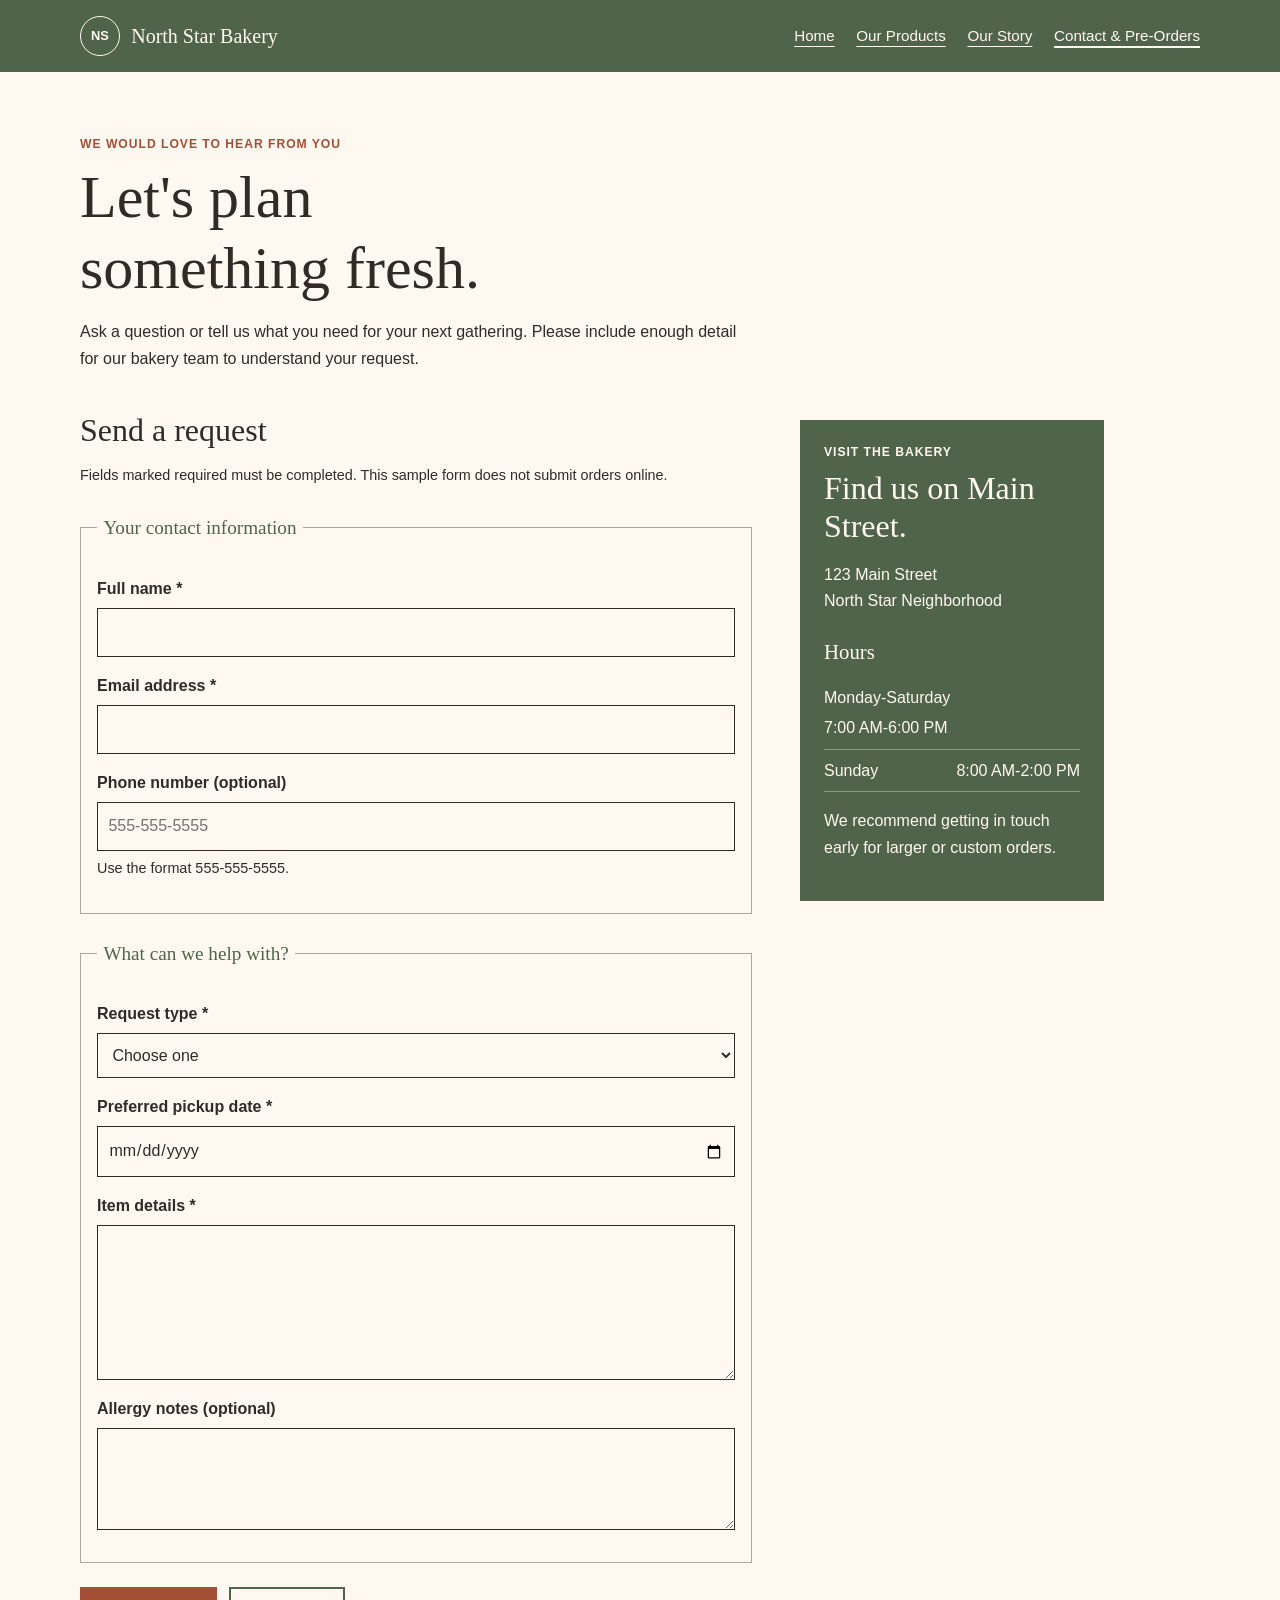
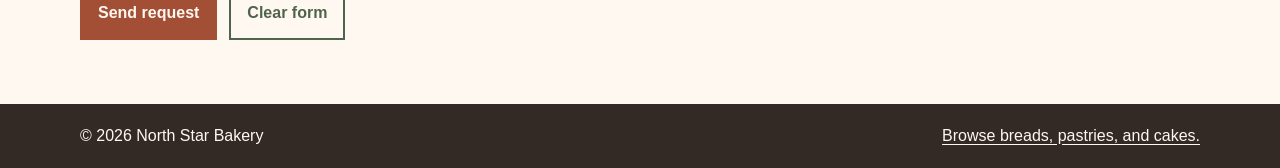
<file: contact.html>
<!doctype html>
<html lang="en">
<head>
  <meta charset="utf-8">
  <meta name="viewport" content="width=device-width, initial-scale=1">
  <meta name="description" content="Contact North Star Bakery or send a pre-order request.">
  <title>Contact &amp; Pre-Orders | North Star Bakery</title>
  <link rel="stylesheet" href="styles.css">
</head>
<body>
  <a class="skip-link" href="#main-content">Skip to content</a>
  <header class="site-header">
    <div class="header-inner">
      <a class="brand" href="index.html" aria-label="North Star Bakery home">
        <span class="brand-mark" aria-hidden="true">NS</span>
        <span>North Star <strong>Bakery</strong></span>
      </a>
      <nav class="site-nav" aria-label="Main navigation">
        <ul>
          <li><a href="index.html">Home</a></li>
          <li><a href="products.html">Our Products</a></li>
          <li><a href="about.html">Our Story</a></li>
          <li><a aria-current="page" href="contact.html">Contact &amp; Pre-Orders</a></li>
        </ul>
      </nav>
    </div>
  </header>

  <main id="main-content" class="content-width page-content">
    <header class="page-heading">
      <p class="eyebrow">We would love to hear from you</p>
      <h1>Let's plan something fresh.</h1>
      <p>Ask a question or tell us what you need for your next gathering. Please include enough detail for our bakery team to understand your request.</p>
    </header>

    <div class="contact-layout">
      <section class="form-panel" aria-labelledby="request-heading">
        <h2 id="request-heading">Send a request</h2>
        <p class="form-note">Fields marked required must be completed. This sample form does not submit orders online.</p>
        <form action="#" method="get">
          <fieldset>
            <legend>Your contact information</legend>
            <div class="form-field">
              <label for="name">Full name <span aria-hidden="true">*</span></label>
              <input type="text" id="name" name="name" autocomplete="name" required>
            </div>
            <div class="form-field">
              <label for="email">Email address <span aria-hidden="true">*</span></label>
              <input type="email" id="email" name="email" autocomplete="email" required>
            </div>
            <div class="form-field">
              <label for="phone">Phone number (optional)</label>
              <input type="tel" id="phone" name="phone" autocomplete="tel" pattern="[0-9]{3}-[0-9]{3}-[0-9]{4}" placeholder="555-555-5555" aria-describedby="phone-hint">
              <small id="phone-hint">Use the format 555-555-5555.</small>
            </div>
          </fieldset>

          <fieldset>
            <legend>What can we help with?</legend>
            <div class="form-field">
              <label for="request-type">Request type <span aria-hidden="true">*</span></label>
              <select id="request-type" name="request-type" required>
                <option value="">Choose one</option>
                <option value="preorder">Pre-order request</option>
                <option value="question">General question</option>
              </select>
            </div>
            <div class="form-field">
              <label for="pickup-date">Preferred pickup date <span aria-hidden="true">*</span></label>
              <input type="date" id="pickup-date" name="pickup-date" required>
            </div>
            <div class="form-field">
              <label for="details">Item details <span aria-hidden="true">*</span></label>
              <textarea id="details" name="details" rows="5" required></textarea>
            </div>
            <div class="form-field">
              <label for="allergies">Allergy notes (optional)</label>
              <textarea id="allergies" name="allergies" rows="3"></textarea>
            </div>
          </fieldset>

          <div class="form-actions">
            <button class="button-link" type="submit">Send request</button>
            <button class="button-reset" type="reset">Clear form</button>
          </div>
        </form>
      </section>

      <aside class="visit-card">
        <p class="eyebrow">Visit the bakery</p>
        <h2>Find us on Main Street.</h2>
        <address>123 Main Street<br>North Star Neighborhood</address>
        <h3>Hours</h3>
        <ul class="hours-list">
          <li><span>Monday-Saturday</span><span>7:00 AM-6:00 PM</span></li>
          <li><span>Sunday</span><span>8:00 AM-2:00 PM</span></li>
        </ul>
        <p>We recommend getting in touch early for larger or custom orders.</p>
      </aside>
    </div>
  </main>

  <footer class="site-footer">
    <div class="content-width footer-inner">
      <p>&copy; 2026 North Star Bakery</p>
      <a href="products.html">Browse breads, pastries, and cakes.</a>
    </div>
  </footer>
</body>
</html>
</file>
<file: styles.css>
:root {
  color-scheme: light;
  --cream: #fff8f0;
  --ink: #332a25;
  --rust: #a34f36;
  --sage: #50644c;
  --body-font: Arial, sans-serif;
  --display-font: Georgia, serif;
  --content-width: 1120px;
}

* {
  box-sizing: border-box;
}

html {
  scroll-behavior: smooth;
}

body {
  margin: 0;
  background: var(--cream);
  color: var(--ink);
  font-family: var(--body-font);
  font-size: 1rem;
  line-height: 1.65;
}

img {
  display: block;
  width: 100%;
  height: auto;
}

a {
  color: inherit;
}

button,
input,
select,
textarea {
  font: inherit;
}

:focus-visible {
  outline: 3px solid var(--rust);
  outline-offset: 3px;
}

.skip-link {
  position: absolute;
  z-index: 5;
  top: 0.5rem;
  left: 0.5rem;
  padding: 0.6rem 0.9rem;
  transform: translateY(-160%);
  background: var(--cream);
  color: var(--ink);
}

.skip-link:focus {
  transform: translateY(0);
}

.content-width,
.header-inner {
  width: min(100% - 2rem, var(--content-width));
  margin-inline: auto;
}

.site-header {
  background: var(--sage);
  color: var(--cream);
}

.header-inner {
  display: flex;
  flex-direction: column;
  gap: 0.75rem;
  padding-block: 1rem;
}

.brand {
  display: inline-flex;
  align-items: center;
  gap: 0.7rem;
  width: fit-content;
  color: var(--cream);
  font-family: var(--display-font);
  font-size: 1.25rem;
  text-decoration: none;
}

.brand strong {
  font-weight: 400;
}

.brand-mark {
  display: grid;
  width: 2.5rem;
  aspect-ratio: 1;
  place-items: center;
  border: 1px solid currentColor;
  border-radius: 50%;
  font-family: var(--body-font);
  font-size: 0.8rem;
  font-weight: 700;
  letter-spacing: 0;
}

.site-nav ul {
  display: flex;
  flex-wrap: wrap;
  gap: 0.25rem 0.8rem;
  margin: 0;
  padding: 0;
  list-style: none;
}

.site-nav a {
  display: inline-block;
  padding: 0.35rem 0;
  color: var(--cream);
  font-size: 0.95rem;
  text-decoration-thickness: 1px;
  text-underline-offset: 0.3rem;
}

.site-nav a[aria-current="page"] {
  text-decoration: underline;
  text-decoration-thickness: 2px;
}

.hero {
  display: flex;
  flex-direction: column;
  gap: 2rem;
  padding-block: 2rem 3rem;
}

.hero-copy {
  align-self: center;
  max-width: 36rem;
}

.hero h1,
.page-heading h1 {
  max-width: 12ch;
  margin: 0;
  font-family: var(--display-font);
  font-size: clamp(2.5rem, 8vw, 4.6rem);
  font-weight: 400;
  line-height: 1.06;
}

.hero-intro {
  max-width: 36rem;
  margin-block: 1.25rem 1.5rem;
  font-size: 1.1rem;
}

.hero-image {
  overflow: hidden;
  min-height: 16rem;
  aspect-ratio: 4 / 3;
  background: var(--sage);
}

.hero-image img {
  width: 100%;
  height: 100%;
  object-fit: cover;
}

.eyebrow {
  margin: 0 0 0.55rem;
  color: var(--rust);
  font-size: 0.76rem;
  font-weight: 700;
  letter-spacing: 0.08em;
  line-height: 1.4;
  text-transform: uppercase;
}

.button-link,
button.button-link {
  display: inline-flex;
  min-height: 2.9rem;
  align-items: center;
  justify-content: center;
  padding: 0.7rem 1rem;
  border: 2px solid var(--rust);
  background: var(--rust);
  color: var(--cream);
  font-weight: 700;
  text-align: center;
  text-decoration: none;
  cursor: pointer;
}

.button-link:hover,
button.button-link:hover {
  background: var(--ink);
  border-color: var(--ink);
}

.welcome-band {
  background: var(--sage);
  color: var(--cream);
}

.welcome-layout,
.audio-layout {
  display: flex;
  flex-direction: column;
  gap: 1rem;
  padding-block: 2rem;
}

.welcome-layout h2,
.audio-layout h2,
.feature-block h2,
.visit-block h2,
.page-heading h1,
.product-section h2,
.story-feature h2,
.story-columns h2,
.callout-row h2,
.contact-layout h2 {
  margin: 0;
  font-family: var(--display-font);
  font-size: 2rem;
  font-weight: 400;
  line-height: 1.18;
}

.welcome-layout .eyebrow,
.audio-layout .eyebrow {
  color: var(--cream);
}

.welcome-layout > p,
.audio-layout > p {
  max-width: 38rem;
  margin: 0;
}

.section-space {
  padding-block: 3rem;
}

.home-details {
  display: flex;
  flex-direction: column;
  gap: 2.5rem;
}

.feature-block,
.visit-block {
  flex: 1 1 0;
}

.hours-list {
  display: flex;
  flex-direction: column;
  gap: 0.5rem;
  margin: 1rem 0 0;
  padding: 0;
  list-style: none;
}

.hours-list li {
  display: flex;
  flex-wrap: wrap;
  justify-content: space-between;
  gap: 0.2rem 1rem;
  border-bottom: 1px solid rgb(51 42 37 / 24%);
  padding-bottom: 0.45rem;
}

.text-link {
  display: inline-block;
  margin-top: 0.6rem;
  color: var(--rust);
  font-weight: 700;
  text-underline-offset: 0.25rem;
}

.welcome-audio {
  background: var(--ink);
  color: var(--cream);
}

.audio-layout audio {
  width: min(100%, 24rem);
}

.audio-note {
  font-size: 0.9rem;
}

.page-content {
  padding-block: 2.5rem 4rem;
}

.page-heading {
  max-width: 48rem;
  margin-bottom: 2.5rem;
}

.page-heading h1 {
  max-width: 16ch;
  font-size: clamp(2.4rem, 7vw, 3.75rem);
}

.page-heading > p:last-child {
  max-width: 42rem;
  margin-bottom: 0;
}

.product-list {
  display: flex;
  flex-direction: column;
  gap: 2rem;
}

.product-section {
  display: flex;
  flex-direction: column;
  gap: 1.25rem;
  align-items: flex-start;
  padding-bottom: 1.75rem;
  border-bottom: 1px solid rgb(51 42 37 / 24%);
}

.product-section img {
  aspect-ratio: 4 / 3;
  object-fit: cover;
  background: var(--sage);
}

.product-section > div {
  flex: 1 1 0;
}

.product-section h2 {
  font-size: 1.9rem;
}

.price-note {
  margin-bottom: 0;
  color: var(--sage);
  font-weight: 700;
}

.signature-feature {
  display: flex;
  flex-direction: column;
  margin: 2.5rem 0;
  background: var(--sage);
  color: var(--cream);
}

.signature-feature img {
  aspect-ratio: 16 / 9;
  object-fit: cover;
}

.signature-feature figcaption {
  padding: 1rem 1.2rem;
}

.callout-row {
  display: flex;
  flex-direction: column;
  align-items: flex-start;
  gap: 1rem;
  padding: 1.5rem;
  border-left: 5px solid var(--rust);
  background: rgb(80 100 76 / 10%);
}

.callout-row > * {
  margin-block: 0;
}

.story-feature {
  display: flex;
  flex-direction: column;
  gap: 1.5rem;
  align-items: flex-start;
}

.story-feature img {
  aspect-ratio: 16 / 10;
  object-fit: cover;
  background: var(--sage);
}

.story-feature > div {
  max-width: 36rem;
}

.story-columns {
  display: flex;
  flex-direction: column;
  gap: 2rem;
  margin-block: 3rem;
}

.story-columns section {
  flex: 1 1 0;
}

.contact-layout {
  display: flex;
  flex-direction: column;
  gap: 2rem;
  align-items: flex-start;
}

.form-panel {
  width: 100%;
  max-width: 42rem;
}

.form-note,
.form-field small {
  font-size: 0.9rem;
}

form fieldset {
  min-width: 0;
  margin: 1.5rem 0;
  padding: 1rem;
  border: 1px solid rgb(51 42 37 / 40%);
}

form legend {
  padding-inline: 0.4rem;
  color: var(--sage);
  font-family: var(--display-font);
  font-size: 1.2rem;
}

.form-field {
  display: flex;
  flex-direction: column;
  gap: 0.35rem;
  margin-block: 1rem;
}

.form-field label {
  font-weight: 700;
}

.form-field input,
.form-field select,
.form-field textarea {
  width: 100%;
  min-height: 2.8rem;
  padding: 0.65rem;
  border: 1px solid var(--ink);
  border-radius: 0;
  background: var(--cream);
  color: var(--ink);
}

.form-field textarea {
  min-height: auto;
  resize: vertical;
}

.form-actions {
  display: flex;
  flex-wrap: wrap;
  gap: 0.75rem;
}

.button-reset {
  min-height: 2.9rem;
  padding: 0.7rem 1rem;
  border: 2px solid var(--sage);
  background: transparent;
  color: var(--sage);
  font-weight: 700;
  cursor: pointer;
}

.button-reset:hover {
  background: var(--sage);
  color: var(--cream);
}

.visit-card {
  width: 100%;
  padding: 1.5rem;
  background: var(--sage);
  color: var(--cream);
}

.visit-card .eyebrow {
  color: var(--cream);
}

.visit-card address {
  margin-top: 1rem;
  font-style: normal;
}

.visit-card h3 {
  margin-bottom: 0;
  font-family: var(--display-font);
  font-size: 1.3rem;
  font-weight: 400;
}

.visit-card .hours-list li {
  border-color: rgb(255 248 240 / 35%);
}

.site-footer {
  background: var(--ink);
  color: var(--cream);
}

.footer-inner {
  display: flex;
  flex-direction: column;
  gap: 0.25rem;
  padding-block: 1.2rem;
}

.footer-inner p {
  margin: 0;
}

.footer-inner a {
  color: var(--cream);
  text-underline-offset: 0.2rem;
}

@media (min-width: 760px) {
  .header-inner {
    flex-direction: row;
    align-items: center;
    justify-content: space-between;
    gap: 2rem;
  }

  .site-nav ul {
    gap: 0.5rem 1.35rem;
  }

  .hero {
    flex-direction: row;
    align-items: center;
    gap: clamp(2rem, 6vw, 5rem);
    padding-block: 4rem;
  }

  .hero-copy,
  .hero-image {
    flex: 1 1 0;
  }

  .hero-image {
    min-height: 28rem;
    aspect-ratio: 5 / 6;
  }

  .welcome-layout,
  .audio-layout {
    flex-direction: row;
    align-items: center;
    justify-content: space-between;
    gap: 3rem;
    padding-block: 2.5rem;
  }

  .welcome-layout > *,
  .audio-layout > * {
    flex: 1 1 0;
  }

  .home-details {
    flex-direction: row;
    gap: 4rem;
    padding-block: 4rem;
  }

  .product-section {
    flex-direction: row;
    align-items: center;
    gap: 3rem;
  }

  .product-section img {
    width: 44%;
    max-height: 20rem;
  }

  .product-section-reverse {
    flex-direction: row-reverse;
  }

  .signature-feature {
    flex-direction: row;
    align-items: stretch;
  }

  .signature-feature img {
    width: 58%;
    aspect-ratio: 16 / 9;
  }

  .signature-feature figcaption {
    align-self: center;
    padding: 2rem;
  }

  .callout-row {
    flex-direction: row;
    align-items: center;
    justify-content: space-between;
    gap: 2rem;
    padding: 2rem;
  }

  .callout-row > * {
    flex: 1 1 0;
  }

  .story-feature {
    flex-direction: row;
    align-items: center;
    gap: 3rem;
  }

  .story-feature img {
    width: 54%;
  }

  .story-columns {
    flex-direction: row;
    gap: 4rem;
    margin-block: 4rem;
  }

  .contact-layout {
    flex-direction: row;
    gap: 3rem;
  }

  .form-panel {
    flex: 1 1 0;
  }

  .visit-card {
    flex: 0 0 19rem;
    margin-top: 0.5rem;
  }

  .footer-inner {
    flex-direction: row;
    align-items: center;
    justify-content: space-between;
    gap: 2rem;
  }
}

@media (min-width: 1100px) {
  .hero {
    padding-block: 5rem;
  }

  .page-content {
    padding-top: 4rem;
  }
}
</file>
